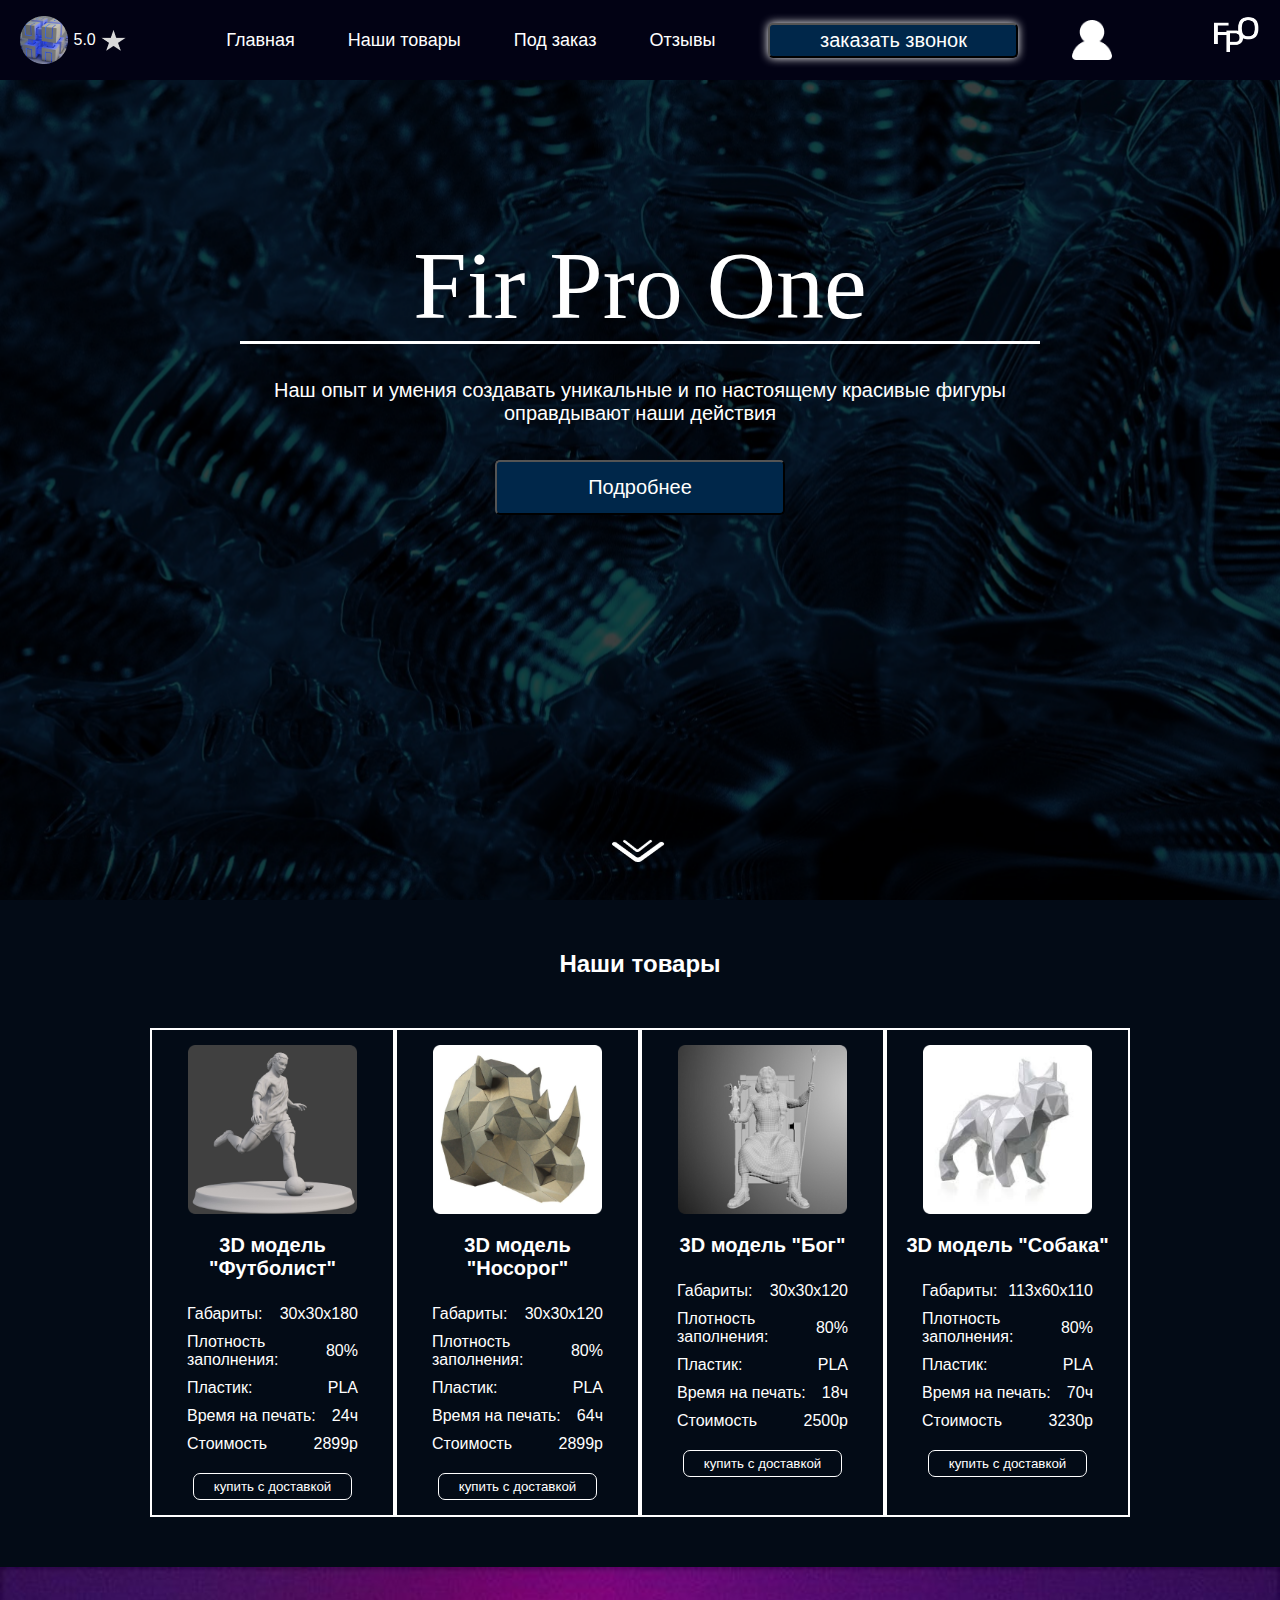
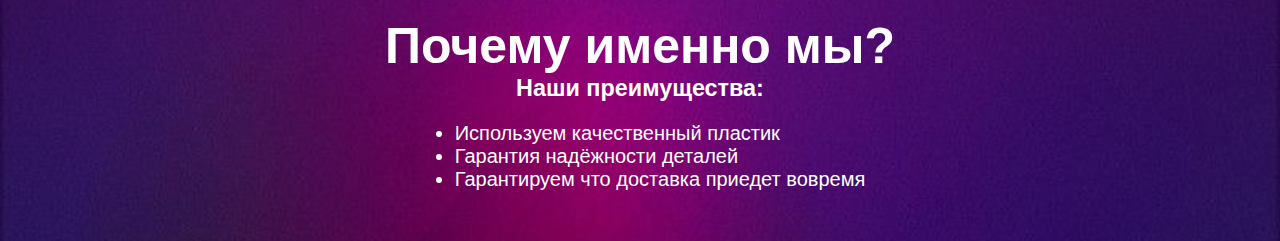
<file: index.html>
<html>
	<head>
		<title>Fir Pro One</title>
		<link rel="stylesheet" href="style/style.css">
	</head>
	<body>
		<div class="hat">
			<div class="hat_rating">
				<img src="style/img/hat_rating_logo.png" alt="" class="hat_rating_logo">
				<p>5.0</p>
				<img src="style/img/star.png" alt="" class="hat_rating_star">
			</div>
			<div class="hat_links">
				<a href="">Главная</a>
				<a href="#goods">Наши товары</a>
				<a href="">Под заказ</a>
				<a href="">Отзывы</a>
				<button>заказать звонок</button>
				<img src="style/img/profile.png" alt="">
			</div>
			<div class="hat_logo">
				<img src="style/img/hat_logo.png" alt="">
			</div>
		</div>
		<div class="promo">
			<h1>Fir Pro One</h1>
			<div class="promo_divider"></div>
			<p>Наш опыт и умения создавать уникальные и по настоящему красивые фигуры
			оправдывают наши действия</p>
			<button>Подробнее</button>
			<a href=""></a>
		</div>

		<div class="goods" id="goods">
			<h2>Наши товары</h2>
			<div class="product">
				<div class="card">
					<img src="style/img/futbol.png" alt="">
					<h3> 3D модель
						"Футболист"
					</h3>
					<p>
						<span>
						Габариты:
					</span>
						<span>
							30x30x180
						</span>
					</p>
					<p>
						<span>
							Плотность заполнения:
						</span>
						<span>
							80%
						</span>
					</p>
					<p>
						<span>
							Пластик:
						</span>
						<span>
							PLA
						</span>
					</p>
					<p>
						<span>
							Время на печать:
						</span>
						<span>
							24ч
						</span>
					</p>
					<p>
						<span>
							Стоимость
						</span>
						<span>
							2899р
						</span>
					</p>
					<button>
						купить с доставкой
					</button>
				</div>
				<div class="card">
					<img src="style/img/nosorog.png" alt="">
					<h3> 3D модель
						"Носорог"
					</h3>
					<p>
						<span>
						Габариты:
					</span>
						<span>
							30x30x120
						</span>
					</p>
					<p>
						<span>
							Плотность заполнения:
						</span>
						<span>
							80%
						</span>
					</p>
					<p>
						<span>
							Пластик:
						</span>
						<span>
							PLA
						</span>
					</p>
					<p>
						<span>
							Время на печать:
						</span>
						<span>
							64ч
						</span>
					</p>
					<p>
						<span>
							Стоимость
						</span>
						<span>
							2899р
						</span>
					</p>
					<button>
						купить с доставкой
					</button>
				</div>
				<div class="card">
					<img src="style/img/BOG.png" alt="">
					<h3> 3D модель
						"Бог"
					</h3>
					<p>
						<span>
						Габариты:
					</span>
						<span>
							30x30x120
						</span>
					</p>
					<p>
						<span>
							Плотность заполнения:
						</span>
						<span>
							80%
						</span>
					</p>
					<p>
						<span>
							Пластик:
						</span>
						<span>
							PLA
						</span>
					</p>
					<p>
						<span>
							Время на печать:
						</span>
						<span>
							18ч
						</span>
					</p>
					<p>
						<span>
							Стоимость
						</span>
						<span>
							2500р
						</span>
					</p>
					<button>
						купить с доставкой
					</button>
				</div>
				<div class="card">
					<img src="style/img/dog.png" alt="">
					<h3> 3D модель
						"Собака"
					</h3>
					<p>
						<span>
						Габариты:
					</span>
						<span>
							113x60x110
						</span>
					</p>
					<p>
						<span>
							Плотность заполнения:
						</span>
						<span>
							80%
						</span>
					</p>
					<p>
						<span>
							Пластик:
						</span>
						<span>
							PLA
						</span>
					</p>
					<p>
						<span>
							Время на печать:
						</span>
						<span>
							70ч
						</span>
					</p>
					<p>
						<span>
							Стоимость
						</span>
						<span>
							3230р
						</span>
					</p>
					<button>
						купить с доставкой
					</button>
				</div>
			</div>
		</div>
		<div class="why">
			<h2>Почему именно мы?</h2>
			<h3>Наши преимущества:</h3>
			<ul>
				<li>Используем качественный пластик</li>
				<li>Гарантия надёжности деталей</li>
				<li>Гарантируем что доставка приедет вовремя</li>	
			</ul>
		</div>
						















	</body>	
</html>
</file>
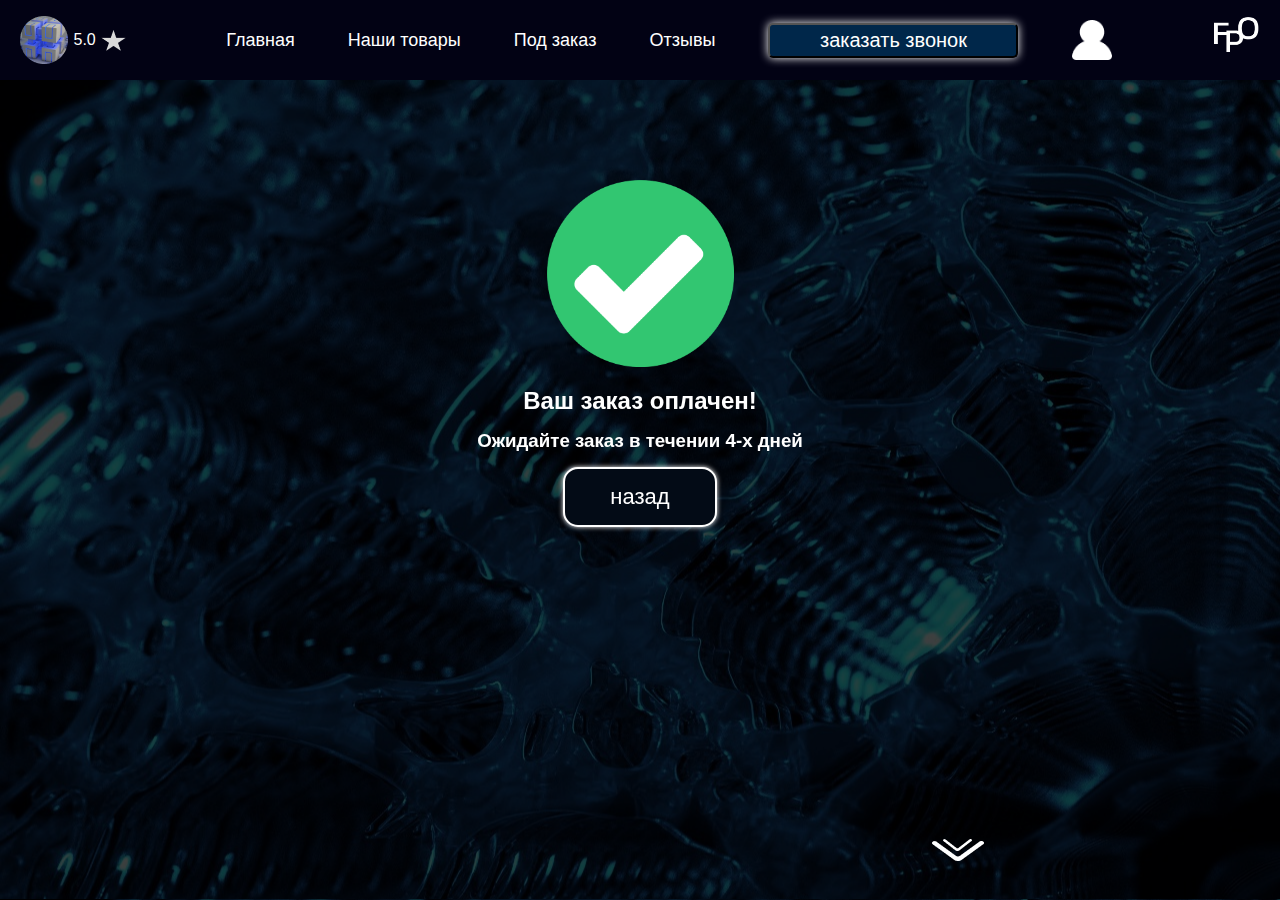
<file: pay_true.html>
<html>
	<head>
		<title>Pay complete</title>
		<link rel="stylesheet" href="style/style.css">
	</head>
	<body>
		<div class="hat">
			<div class="hat_rating">
				<img src="style/img/hat_rating_logo.png" alt="" class="hat_rating_logo">
				<p>5.0</p>
				<img src="style/img/star.png" alt="" class="hat_rating_star">
			</div>
			<div class="hat_links">
				<a href="">Главная</a>
				<a href="">Наши товары</a>
				<a href="">Под заказ</a>
				<a href="">Отзывы</a>
				<button>заказать звонок</button>
				<img src="style/img/profile.png" alt="">
			</div>
			<div class="hat_logo">
				<img src="style/img/hat_logo.png" alt="">
			</div>
		</div>


		<div class="pay">
			<img src="style/img/galka.png" alt="">
			<h2>Ваш заказ оплачен!</h2>
			<h3>Ожидайте заказ в течении 4-х дней</h3>
			<button>назад</button>
		</div>
		




	</body>










































</html>
</file>
<file: style/style.css>
*{
	margin: 0;
	font-family: sans-serif;
	box-sizing: border-box;
	scroll-behavior: smooth;
}
.hat{
	height: 80px;
	background: #020214;
	padding: 10px 20px;
	display: flex;
	justify-content: space-between;
	align-items: center;
}
.hat_rating{
	display: flex;
	justify-content: space-between;
	align-items: center;
	color: white;
	width: 120px;
	margin-right: 100px;	
}
.hat_links{
	width: 1000px;
	display: flex;
	justify-content: space-between;
	align-items: center;	
}
.hat_links a{
	color: white;
	text-decoration: none;
	font-size: 18px;
}
.hat_links button{
	width: 250px;
	height: 35px;
	background: #00274A;
	border-radius: 5px;
	color: white;
	font-size: 20px;
	box-shadow: 0 0 10px white;
	cursor: pointer;
}
.hat_links img{
	height: 40px;
	cursor: pointer;
}
.hat_logo img{
	height: 50px;
	margin-left: 100px;
}
.promo{
	height: 820px;
	background: url(img/promo_bg.png);
	background-position: 50% 50%;
	background-size: cover;
	padding-top: 150px;
}
.promo h1{
	color: white;
	font-size: 96px;
	font-weight: 500;
	font-family: serif;
	text-align: center;	

}
.promo_divider{
	height: 3px;
	width: 800px;
	background: white;
	margin: auto;
}
.promo p{
	width: 800px;
	color: white;
	margin:auto;
	text-align: center;
	margin-top: 35px;
	font-size:20px;
}
.promo button{
	width: 290px;
	height: 55px;
	background: #00274A;
	border-radius: 5px;
	display: block;
	margin: auto;
	margin-top: 35px;
	text-align: center;
	font-weight: 400;
	font-size: 20px;
	color: #FFFFFF;
}
.promo a{
	display: block;
	margin: auto;
	margin-top: 280px;
	height: 70px;
}
.goods{
	padding: 50px 150px;
	background-color:#030B16;

}
.goods h2{
	color: white;
	text-align: center;


}
.product{
	display: flex;
	justify-content: space-between;
	margin-top: 50px;

}
.card{
	width: 270px;
	color: white;
	border: 2px solid white;
	padding: 15px;
	text-align: center;

}
.card img{
	width: 80%;
}
.card h3{
	text-align: center;
	font-size: 20px;
	margin: 20px 0px;
}
.card p{
	display: flex;
	justify-content: space-between;
	padding: 5px 20px;
	text-align: left;
	align-items: center;
}
.card button{
	background-color: #030B16;
	border-radius: 7px;
	margin-top: 15px;
	border: white 1.5px solid;
	color: white;
	padding: 5px 20px;

}
.why{
	color: white;
	background-image: url(img/fon.jpg);
	background-size: cover;
	padding-top: 50px;
	display: flex;
	flex-direction: column;
	align-items: center;
	padding-bottom: 50px;
	font-size: 20px;
}
.why h2{
	font-size: 50px;
}
.why h3{

}
.why ul{
	margin-top: 20px;
}
.why li{
	
}
.pay{
	text-align: center;
	background-image:url(img/promo_bg.png);
	color: white;
	padding:100px 150px ;
	height: 100%;
	position: fixed;
	width: 100%;


}
.pay img{
	width: 187px;
}
.pay h2{
	margin-top: 20px;
}
.pay h3{
	margin-top: 15px;
}
.pay button{
	box-shadow: 0px 0px 5px white; 
	text-align:center;
	margin-top: 15px;
	padding: 15px 45px;
	background-color: #030B16;
	color:white; 
	border-radius: 15px;
	border: 2px solid white;
	font-size: 22px;
	transition: 0.5s;
	cursor: pointer;

}
.pay button:hover{
box-shadow: 0px 0px 15px white;
}
</file>
